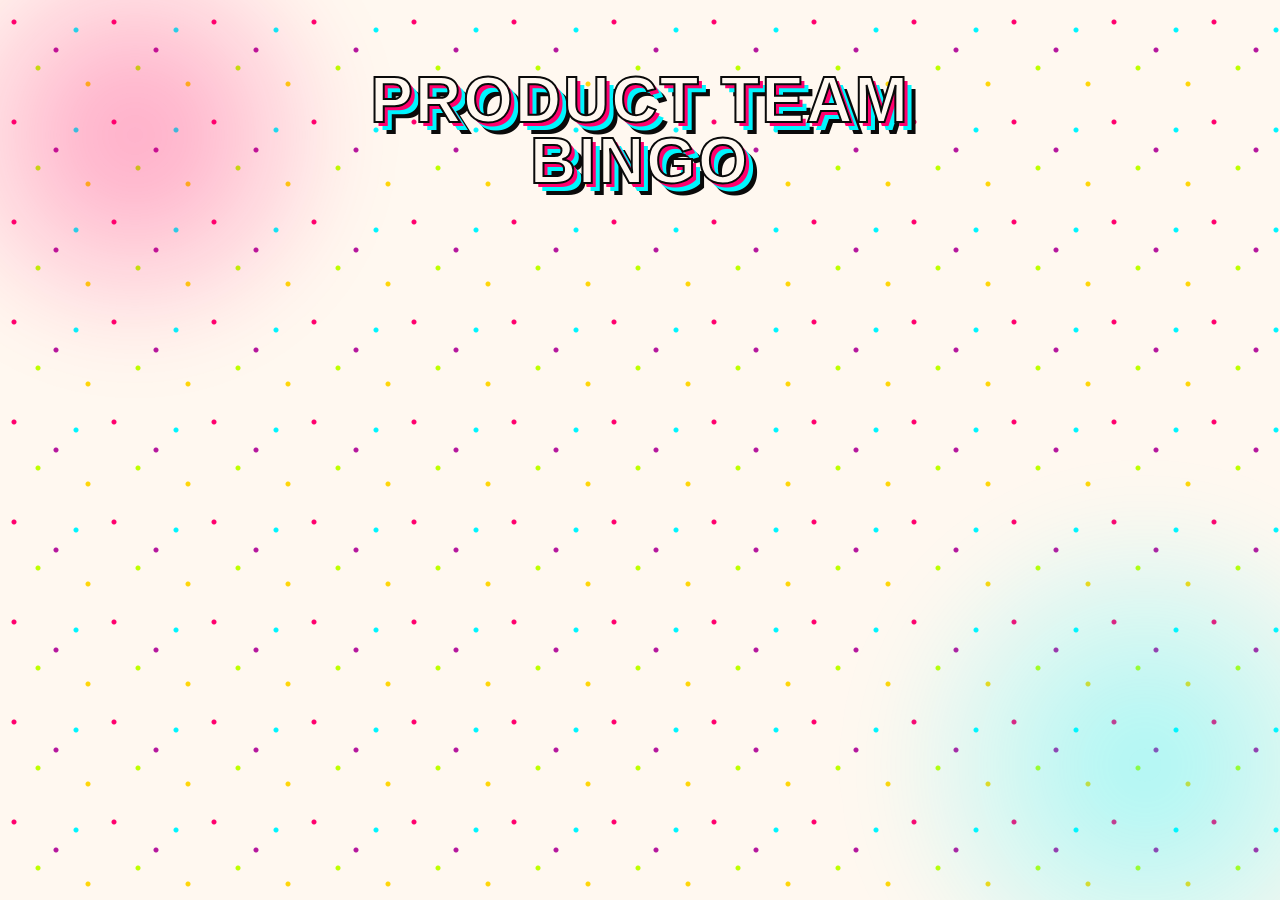
<file: index.html>
<!DOCTYPE html>
<html lang="cs">
<head>
  <meta charset="UTF-8">
  <meta name="viewport" content="width=device-width, initial-scale=1, viewport-fit=cover">
  <meta name="theme-color" content="#FF006E">
  <title>Product Team Bingo</title>
  <link rel="stylesheet" href="styles.css">
</head>
<body>
  <div class="bg-dots" aria-hidden="true"></div>
  <div class="blob blob-a" aria-hidden="true"></div>
  <div class="blob blob-b" aria-hidden="true"></div>

  <header class="header">
    <h1 class="title">Product&nbsp;Team<br>Bingo</h1>
  </header>

  <main class="main">
    <!-- Landing view -->
    <section id="view-landing" class="view" hidden>
      <div class="landing-panel">
        <h2 class="panel-title">Vytvoř hru</h2>
        <div class="size-selector" role="radiogroup" aria-label="Velikost karty">
          <button class="size-btn" data-size="3" type="button" role="radio" aria-checked="false">3×3</button>
          <button class="size-btn" data-size="4" type="button" role="radio" aria-checked="false">4×4</button>
          <button class="size-btn active" data-size="5" type="button" role="radio" aria-checked="true">5×5</button>
        </div>
        <button id="create-game-btn" class="primary-btn" type="button">Vytvořit hru</button>
      </div>

      <div class="landing-divider" aria-hidden="true">nebo</div>

      <div class="landing-panel">
        <h2 class="panel-title">Připoj se</h2>
        <form id="join-form" class="join-form">
          <input
            id="join-code"
            type="text"
            inputmode="text"
            autocomplete="off"
            autocapitalize="none"
            spellcheck="false"
            maxlength="6"
            placeholder="kód hry (např. ab12cd)"
            aria-label="Kód hry"
            required>
          <button class="primary-btn" type="submit">Hrát</button>
        </form>
      </div>

      <div class="landing-divider" aria-hidden="true">nebo</div>

      <div class="landing-panel">
        <h2 class="panel-title">Hrát sólo</h2>
        <p class="panel-blurb">Offline na jedné kartě. Stav v prohlížeči.</p>
        <a href="solo.html" class="primary-btn">Hrát sólo</a>
      </div>
    </section>

    <!-- Game view -->
    <section id="view-game" class="view" hidden>
      <div id="game-meta" class="game-meta">
        <button id="game-code-label" class="game-code-label" type="button" title="Klikni pro zkopírování odkazu na hru"></button>
        <a href="#/" class="ghost-btn back-btn">← Zpět</a>
      </div>

      <div id="grid" class="grid" role="grid" aria-label="Bingo karta"></div>

      <p id="game-status" class="game-status" aria-live="polite"></p>
    </section>

    <!-- Loading view -->
    <section id="view-loading" class="view" hidden>
      <div class="spinner" aria-hidden="true"></div>
      <p id="loading-text" class="loading-text">Načítám…</p>
    </section>

    <!-- Error view -->
    <section id="view-error" class="view" hidden>
      <h2 class="panel-title">Něco se pokazilo</h2>
      <p id="error-text" class="error-text"></p>
      <a href="#/" class="primary-btn">← Zpět na začátek</a>
    </section>
  </main>

  <!-- Nickname prompt -->
  <div id="nickname-dialog" class="dialog hidden" role="dialog" aria-modal="true" aria-labelledby="nickname-title">
    <div class="dialog-card">
      <h2 id="nickname-title" class="panel-title">Jak ti říkat?</h2>
      <form id="nickname-form" class="nickname-form">
        <input
          id="nickname-input"
          type="text"
          maxlength="32"
          autocomplete="off"
          placeholder="přezdívka"
          required>
        <button class="primary-btn" type="submit">Hrát</button>
      </form>
    </div>
  </div>

  <!-- Win celebration overlay -->
  <div id="celebration" class="celebration hidden" aria-live="polite" aria-hidden="true">
    <div id="celebration-text" class="celebration-text" aria-label="Bingo!">BINGO!</div>
    <div id="confetti" class="confetti" aria-hidden="true"></div>
  </div>

  <!-- Toast -->
  <div id="toast" class="toast hidden" role="status" aria-live="polite"></div>

  <script type="module" src="app.js"></script>
</body>
</html>
</file>
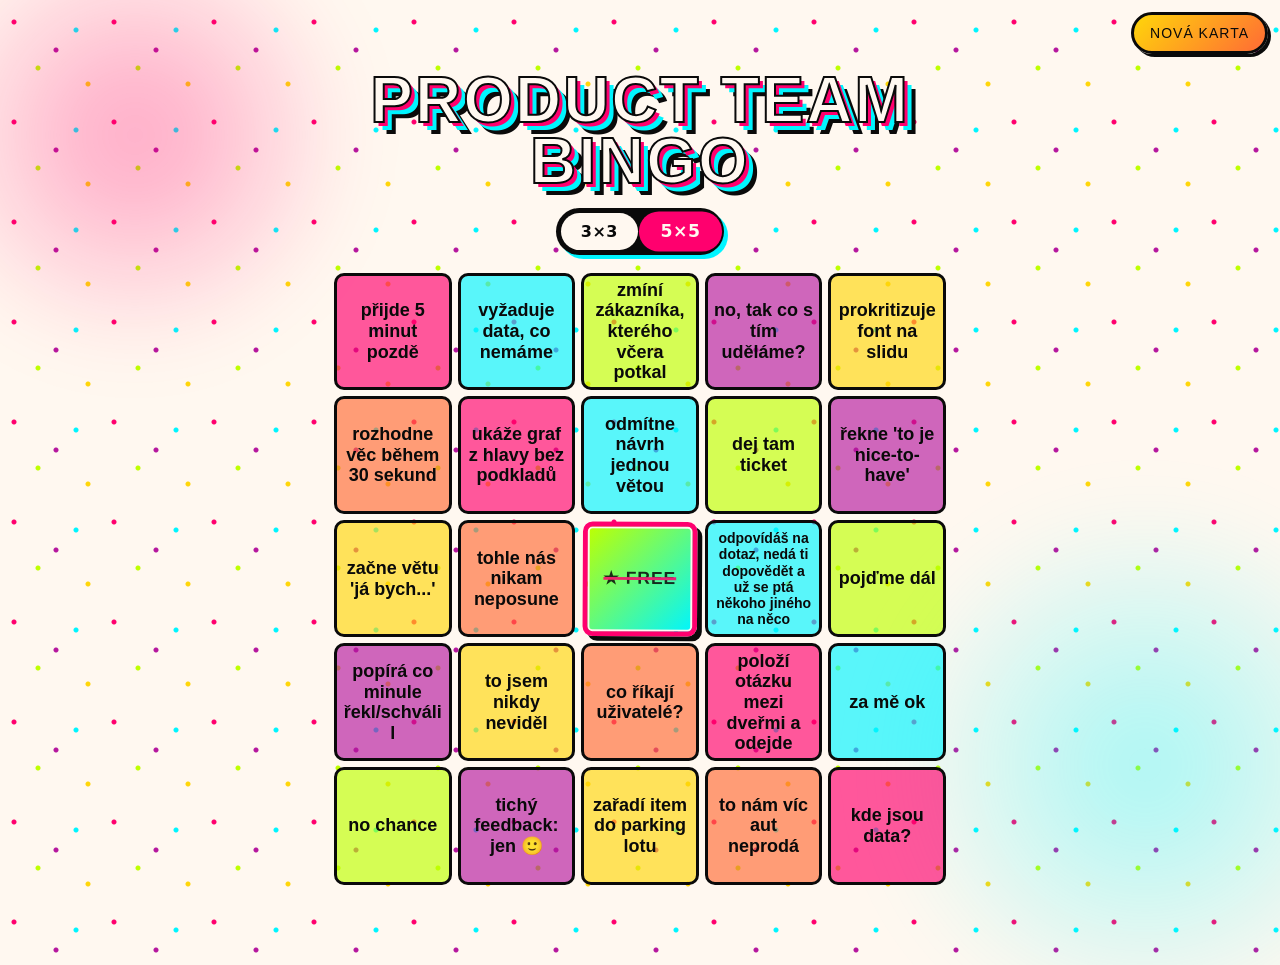
<file: solo.html>
<!DOCTYPE html>
<html lang="cs">
<head>
  <meta charset="UTF-8">
  <meta name="viewport" content="width=device-width, initial-scale=1, viewport-fit=cover">
  <meta name="theme-color" content="#FF006E">
  <title>Product Team Bingo — Solo</title>
  <link rel="stylesheet" href="styles.css">
</head>
<body>
  <div class="bg-dots" aria-hidden="true"></div>
  <div class="blob blob-a" aria-hidden="true"></div>
  <div class="blob blob-b" aria-hidden="true"></div>

  <button id="new-card" class="new-card-btn" type="button" aria-label="Nová karta">Nová karta</button>

  <header class="header">
    <h1 class="title">Product&nbsp;Team<br>Bingo</h1>
  </header>

  <main class="main">
    <div class="controls">
      <div class="size-selector" role="radiogroup" aria-label="Velikost karty">
        <button class="size-btn" data-size="3" type="button" role="radio" aria-checked="false">3×3</button>
        <button class="size-btn active" data-size="5" type="button" role="radio" aria-checked="true">5×5</button>
      </div>
    </div>

    <div id="grid" class="grid grid-5" role="grid" aria-label="Bingo karta"></div>
  </main>

  <div id="celebration" class="celebration hidden" aria-live="polite" aria-hidden="true">
    <div class="celebration-text" aria-label="Bingo!">BINGO!</div>
    <div id="confetti" class="confetti" aria-hidden="true"></div>
  </div>

  <script src="phrases.js"></script>
  <script src="solo.js"></script>
</body>
</html>
</file>
<file: styles.css>
:root {
  --pink: #FF006E;
  --cyan: #00F5FF;
  --lime: #BFFF00;
  --purple: #B5179E;
  --yellow: #FFD60A;
  --tangerine: #FF6B35;
  --black: #0A0A0A;
  --paper: #FFF8F0;
}

* { box-sizing: border-box; margin: 0; padding: 0; }

html, body {
  background: var(--paper);
  color: var(--black);
  font-family: 'Trebuchet MS', sans-serif;
  min-height: 100vh;
  overflow-x: hidden;
}

body {
  position: relative;
  isolation: isolate;
}

.bg-dots {
  position: fixed;
  inset: -200px;
  z-index: -2;
  pointer-events: none;
  background-image:
    radial-gradient(circle at 14% 22%, var(--pink) 2px, transparent 3px),
    radial-gradient(circle at 76% 30%, var(--cyan) 2px, transparent 3px),
    radial-gradient(circle at 38% 68%, var(--lime) 2px, transparent 3px),
    radial-gradient(circle at 88% 84%, var(--yellow) 2px, transparent 3px),
    radial-gradient(circle at 56% 50%, var(--purple) 2px, transparent 3px);
  background-size: 100px 100px;
  animation: drift 6s linear infinite;
  will-change: transform;
  transform: translateZ(0);
}

.blob {
  position: fixed;
  z-index: -1;
  pointer-events: none;
  border-radius: 50%;
  filter: blur(40px);
  opacity: 0.35;
  will-change: transform;
}

.blob-a {
  width: 50vmin;
  height: 50vmin;
  background: radial-gradient(circle, var(--pink), transparent 70%);
  top: -10vmin;
  left: -10vmin;
  animation: float-a 14s ease-in-out infinite;
}

.blob-b {
  width: 60vmin;
  height: 60vmin;
  background: radial-gradient(circle, var(--cyan), transparent 70%);
  bottom: -15vmin;
  right: -15vmin;
  animation: float-b 16s ease-in-out infinite;
}

main.main { position: relative; }

@keyframes drift {
  from { transform: translate3d(0, 0, 0); }
  to   { transform: translate3d(200px, 200px, 0); }
}

@keyframes float-a {
  0%, 100% { transform: translate3d(0, 0, 0) scale(1); }
  50%      { transform: translate3d(60vw, 50vh, 0) scale(1.3); }
}

@keyframes float-b {
  0%, 100% { transform: translate3d(0, 0, 0) scale(1); }
  50%      { transform: translate3d(-50vw, -55vh, 0) scale(0.8); }
}

.header {
  text-align: center;
  padding: 70px 8px 8px;
}

.title {
  font-family: 'Impact', 'Arial Black', sans-serif;
  font-size: clamp(36px, 11vw, 64px);
  letter-spacing: 2px;
  color: var(--paper);
  -webkit-text-stroke: 2px var(--black);
  text-shadow:
    4px 4px 0 var(--pink),
    8px 8px 0 var(--cyan),
    12px 12px 0 var(--black);
  display: inline-block;
  line-height: 0.95;
  text-transform: uppercase;
  animation: wobble 3.5s ease-in-out infinite;
  transform-origin: center;
}

@keyframes wobble {
  0%, 100% { transform: rotate(-2.5deg); }
  50% { transform: rotate(2.5deg); }
}

.main {
  max-width: 640px;
  margin: 0 auto;
  padding: 8px 14px 80px;
}

.controls {
  display: flex;
  flex-direction: column;
  align-items: center;
  gap: 14px;
  margin-bottom: 18px;
}


.size-selector {
  display: flex;
  gap: 4px;
  padding: 5px;
  background: var(--black);
  border-radius: 999px;
  box-shadow: 4px 4px 0 var(--cyan);
}

.size-btn {
  font-family: 'Arial Black', 'Helvetica Bold', system-ui, sans-serif;
  font-size: 16px;
  font-weight: 900;
  letter-spacing: 0.5px;
  padding: 9px 20px;
  border: none;
  border-radius: 999px;
  background: var(--paper);
  color: var(--black);
  cursor: pointer;
  transition: transform 0.15s ease, background 0.15s ease, color 0.15s ease;
}

.size-btn:hover { transform: scale(1.04); }

.size-btn.active {
  background: var(--pink);
  color: var(--paper);
  transform: scale(1.08);
}

.new-card-btn {
  position: fixed;
  top: 12px;
  right: 12px;
  z-index: 100;
  font-family: 'Impact', 'Arial Black', sans-serif;
  font-size: 14px;
  letter-spacing: 1px;
  padding: 10px 16px;
  border: 3px solid var(--black);
  border-radius: 999px;
  background: linear-gradient(135deg, var(--yellow) 0%, var(--tangerine) 100%);
  color: var(--black);
  cursor: pointer;
  box-shadow: 3px 3px 0 var(--black);
  transition: transform 0.12s ease, box-shadow 0.12s ease;
  text-transform: uppercase;
}

.new-card-btn:hover {
  transform: translate(-1px, -1px);
  box-shadow: 5px 5px 0 var(--black);
}

.new-card-btn:active {
  transform: translate(2px, 2px);
  box-shadow: 1px 1px 0 var(--black);
}

.grid {
  display: grid;
  gap: 8px;
  width: 100%;
}

.grid-3 { grid-template-columns: repeat(3, 1fr); }
.grid-4 { grid-template-columns: repeat(4, 1fr); gap: 6px; }
.grid-5 { grid-template-columns: repeat(5, 1fr); gap: 6px; }

.cell {
  aspect-ratio: 1 / 1;
  display: flex;
  align-items: center;
  justify-content: center;
  padding: 6px;
  border: 3px solid var(--black);
  border-radius: 10px;
  background: var(--paper);
  background: color-mix(in srgb, var(--cell-tint, var(--paper)) 65%, transparent);
  cursor: pointer;
  font-family: 'Trebuchet MS', sans-serif;
  font-weight: 700;
  text-align: center;
  position: relative;
  transition: transform 0.15s ease;
  overflow: hidden;
  word-break: break-word;
  hyphens: auto;
  color: var(--black);
}

.cell:hover { transform: scale(1.04); }
.cell:focus-visible { outline: 4px solid var(--purple); outline-offset: 2px; }

.grid.locked .cell { cursor: default; pointer-events: none; }
.grid.locked .cell:not(.marked) { opacity: 0.55; }

.cell-text {
  display: block;
  width: 100%;
  line-height: 1.15;
  font-size: 14px;
  position: relative;
  z-index: 1;
}

.cell.marked {
  transform: rotate(var(--cell-rotate, -2deg)) scale(0.97);
  border-color: var(--pink);
  border-width: 5px;
  box-shadow: inset 0 0 0 2px var(--paper), 5px 5px 0 var(--black);
  animation: stamp 0.35s cubic-bezier(.34,1.56,.64,1);
}

.cell.marked .cell-text {
  text-decoration: line-through;
  text-decoration-thickness: 3px;
  text-decoration-color: var(--pink);
  opacity: 0.85;
}

.cell.marked::after {
  content: '✓';
  position: absolute;
  top: 50%;
  left: 50%;
  transform: translate(-50%, -50%) rotate(-12deg);
  font-family: 'Impact', sans-serif;
  font-size: 96px;
  color: var(--pink);
  -webkit-text-stroke: 4px var(--black);
  opacity: 0.55;
  pointer-events: none;
  z-index: 0;
  line-height: 1;
}

@keyframes stamp {
  0% { transform: rotate(0) scale(1.15); }
  60% { transform: rotate(var(--cell-rotate, -2deg)) scale(0.92); }
  100% { transform: rotate(var(--cell-rotate, -2deg)) scale(0.97); }
}

.cell.free {
  background: linear-gradient(135deg, var(--lime), var(--cyan));
  font-family: 'Impact', sans-serif;
  cursor: default;
}

.cell.free .cell-text {
  font-size: 18px !important;
  letter-spacing: 1px;
}

.cell.free::after { display: none; }

.celebration {
  position: fixed;
  inset: 0;
  display: flex;
  align-items: center;
  justify-content: center;
  background: rgba(0, 0, 0, 0.55);
  z-index: 9999;
  padding: 24px;
  overflow: hidden;
}

.celebration.hidden { display: none; }

.celebration-text {
  font-family: 'Impact', 'Arial Black', sans-serif;
  font-size: clamp(36px, 11vw, 120px);
  color: var(--yellow);
  -webkit-text-stroke: 4px var(--black);
  text-shadow: 4px 4px 0 var(--pink), 8px 8px 0 var(--cyan);
  animation: bounce 0.55s ease infinite alternate;
  z-index: 1;
  letter-spacing: 3px;
  text-transform: uppercase;
  pointer-events: none;
  max-width: min(92vw, 900px);
  overflow-wrap: anywhere;
  word-break: break-word;
  text-align: center;
  line-height: 1.05;
}

@keyframes bounce {
  from { transform: scale(1) rotate(-4deg); }
  to { transform: scale(1.12) rotate(4deg); }
}

.confetti {
  position: absolute;
  inset: 0;
  pointer-events: none;
  overflow: hidden;
}

.confetti-piece {
  position: absolute;
  top: -30px;
  width: 14px;
  height: 14px;
  animation-name: fall;
  animation-timing-function: linear;
  animation-fill-mode: forwards;
}

.confetti-piece.circle { border-radius: 50%; }
.confetti-piece.triangle { clip-path: polygon(50% 0%, 0% 100%, 100% 100%); }
.confetti-piece.star {
  clip-path: polygon(50% 0%, 61% 35%, 98% 35%, 68% 57%, 79% 91%, 50% 70%, 21% 91%, 32% 57%, 2% 35%, 39% 35%);
}

@keyframes fall {
  0%   { transform: translateY(-30px) rotate(0deg); opacity: 1; }
  100% { transform: translateY(110vh) rotate(var(--rotate, 720deg)); opacity: 0.9; }
}

@media (prefers-reduced-motion: reduce) {
  .title, .cell.marked, .celebration-text, .confetti-piece { animation: none !important; }
  .cell { transition: none; }
  .confetti { display: none; }
}

@media (max-width: 480px) {
  .main { padding: 8px 10px 80px; }
  .grid { gap: 5px; }
  .grid-4, .grid-5 { gap: 4px; }
  .cell { border-width: 2px; padding: 3px; border-radius: 8px; }
  .cell.marked { border-width: 3px; }
  .cell.marked::after { font-size: 64px; }
  .new-card-btn { font-size: 11px; padding: 7px 12px; letter-spacing: 0.5px; border-width: 2px; }
}

/* ---------- Multiplayer-only UI ---------- */

.view { animation: fade-in 0.18s ease; }
@keyframes fade-in { from { opacity: 0; transform: translateY(4px); } to { opacity: 1; transform: none; } }

.landing-panel {
  background: var(--paper);
  border: 3px solid var(--black);
  border-radius: 18px;
  padding: 22px 22px 24px;
  box-shadow: 6px 6px 0 var(--black);
  margin: 0 auto 18px;
  max-width: 460px;
  text-align: center;
}

.panel-title {
  font-family: 'Impact', 'Arial Black', sans-serif;
  font-size: 26px;
  letter-spacing: 1px;
  text-transform: uppercase;
  margin-bottom: 14px;
  color: var(--black);
}

#view-landing .size-selector { margin: 0 auto 16px; width: max-content; }

.primary-btn {
  font-family: 'Impact', 'Arial Black', sans-serif;
  font-size: 18px;
  letter-spacing: 1.5px;
  text-transform: uppercase;
  padding: 12px 24px;
  border: 3px solid var(--black);
  border-radius: 999px;
  background: linear-gradient(135deg, var(--pink) 0%, var(--tangerine) 100%);
  color: var(--paper);
  cursor: pointer;
  box-shadow: 4px 4px 0 var(--black);
  transition: transform 0.12s ease, box-shadow 0.12s ease;
  text-decoration: none;
  display: inline-block;
}

.primary-btn:hover:not(:disabled) {
  transform: translate(-1px, -1px);
  box-shadow: 6px 6px 0 var(--black);
}

.primary-btn:active:not(:disabled) {
  transform: translate(2px, 2px);
  box-shadow: 1px 1px 0 var(--black);
}

.primary-btn:disabled { opacity: 0.55; cursor: progress; }

.join-form {
  display: flex;
  flex-direction: column;
  gap: 12px;
  align-items: center;
}

.join-form input,
.nickname-form input {
  font-family: 'Trebuchet MS', sans-serif;
  font-weight: 700;
  font-size: 18px;
  padding: 12px 16px;
  border: 3px solid var(--black);
  border-radius: 14px;
  background: var(--paper);
  color: var(--black);
  width: 100%;
  max-width: 320px;
  text-align: center;
  letter-spacing: 1px;
  box-shadow: inset 2px 2px 0 rgba(0, 0, 0, 0.06);
}

.join-form input:focus,
.nickname-form input:focus {
  outline: 4px solid var(--cyan);
  outline-offset: 2px;
}

.landing-divider {
  text-align: center;
  font-family: 'Impact', sans-serif;
  font-size: 18px;
  letter-spacing: 3px;
  text-transform: uppercase;
  color: var(--black);
  opacity: 0.55;
  margin: 6px 0 14px;
}

.panel-blurb {
  font-family: 'Trebuchet MS', sans-serif;
  font-size: 15px;
  color: var(--black);
  opacity: 0.75;
  margin-bottom: 14px;
  line-height: 1.4;
}

.game-meta {
  display: flex;
  flex-wrap: wrap;
  gap: 8px;
  align-items: center;
  justify-content: center;
  margin-bottom: 14px;
  position: relative;
  z-index: 10000;
}

.game-code-label {
  font-family: 'Impact', 'Arial Black', sans-serif;
  font-size: 16px;
  letter-spacing: 1.5px;
  text-transform: uppercase;
  padding: 8px 14px;
  border: 3px solid var(--black);
  border-radius: 999px;
  background: var(--yellow);
  color: var(--black);
  box-shadow: 3px 3px 0 var(--black);
  cursor: pointer;
  transition: transform 0.12s ease, box-shadow 0.12s ease;
}

.game-code-label::after {
  content: '📋';
  margin-left: 6px;
  font-size: 14px;
}

.game-code-label:hover {
  transform: translate(-1px, -1px);
  box-shadow: 5px 5px 0 var(--black);
}

.game-code-label:active {
  transform: translate(2px, 2px);
  box-shadow: 1px 1px 0 var(--black);
}

.ghost-btn {
  font-family: 'Arial Black', 'Helvetica Bold', system-ui, sans-serif;
  font-size: 12px;
  letter-spacing: 1px;
  text-transform: uppercase;
  padding: 8px 14px;
  border: 2px solid var(--black);
  border-radius: 999px;
  background: var(--paper);
  color: var(--black);
  cursor: pointer;
  text-decoration: none;
  box-shadow: 2px 2px 0 var(--black);
  transition: transform 0.12s ease, box-shadow 0.12s ease;
  display: inline-block;
}

.ghost-btn:hover {
  transform: translate(-1px, -1px);
  box-shadow: 4px 4px 0 var(--black);
}

.ghost-btn:active {
  transform: translate(1px, 1px);
  box-shadow: 1px 1px 0 var(--black);
}

.game-status {
  margin-top: 14px;
  text-align: center;
  font-family: 'Arial Black', sans-serif;
  font-size: 13px;
  letter-spacing: 1px;
  text-transform: uppercase;
  color: var(--black);
  opacity: 0.7;
}

.cell:disabled {
  cursor: default;
  pointer-events: none;
}

/* Loading view */
#view-loading {
  text-align: center;
  padding: 40px 16px;
}

.spinner {
  width: 56px;
  height: 56px;
  margin: 0 auto 18px;
  border: 6px solid var(--black);
  border-top-color: var(--pink);
  border-right-color: var(--cyan);
  border-radius: 50%;
  animation: spin 0.9s linear infinite;
}

@keyframes spin { to { transform: rotate(360deg); } }

.loading-text {
  font-family: 'Impact', sans-serif;
  font-size: 18px;
  letter-spacing: 2px;
  text-transform: uppercase;
  color: var(--black);
}

/* Error view */
#view-error {
  text-align: center;
  padding: 30px 16px;
  max-width: 460px;
  margin: 0 auto;
}

.error-text {
  font-family: 'Trebuchet MS', sans-serif;
  font-size: 16px;
  margin-bottom: 22px;
  color: var(--black);
}

/* Nickname dialog */
.dialog {
  position: fixed;
  inset: 0;
  display: flex;
  align-items: center;
  justify-content: center;
  background: rgba(0, 0, 0, 0.55);
  z-index: 9998;
  padding: 16px;
}

.dialog.hidden { display: none; }

.dialog-card {
  background: var(--paper);
  border: 4px solid var(--black);
  border-radius: 18px;
  padding: 24px;
  box-shadow: 8px 8px 0 var(--pink), 16px 16px 0 var(--cyan);
  max-width: 380px;
  width: 100%;
  text-align: center;
}

.nickname-form {
  display: flex;
  flex-direction: column;
  gap: 12px;
  align-items: center;
}

/* Toast */
.toast {
  position: fixed;
  bottom: 20px;
  left: 50%;
  transform: translateX(-50%);
  background: var(--black);
  color: var(--paper);
  font-family: 'Arial Black', sans-serif;
  font-size: 14px;
  letter-spacing: 0.5px;
  padding: 12px 20px;
  border-radius: 999px;
  border: 3px solid var(--pink);
  box-shadow: 4px 4px 0 var(--cyan);
  z-index: 9997;
  max-width: 88vw;
  text-align: center;
}

.toast.hidden { display: none; }

@media (prefers-reduced-motion: reduce) {
  .view, .spinner { animation: none !important; }
}

@media (max-width: 480px) {
  .landing-panel { padding: 18px 16px; box-shadow: 4px 4px 0 var(--black); }
  .panel-title { font-size: 22px; }
  .primary-btn { font-size: 16px; padding: 10px 18px; }
  .game-code-label { font-size: 13px; padding: 6px 10px; }
  .ghost-btn { font-size: 11px; padding: 6px 10px; }
  .dialog-card { padding: 18px; box-shadow: 5px 5px 0 var(--pink), 10px 10px 0 var(--cyan); }
}
</file>
